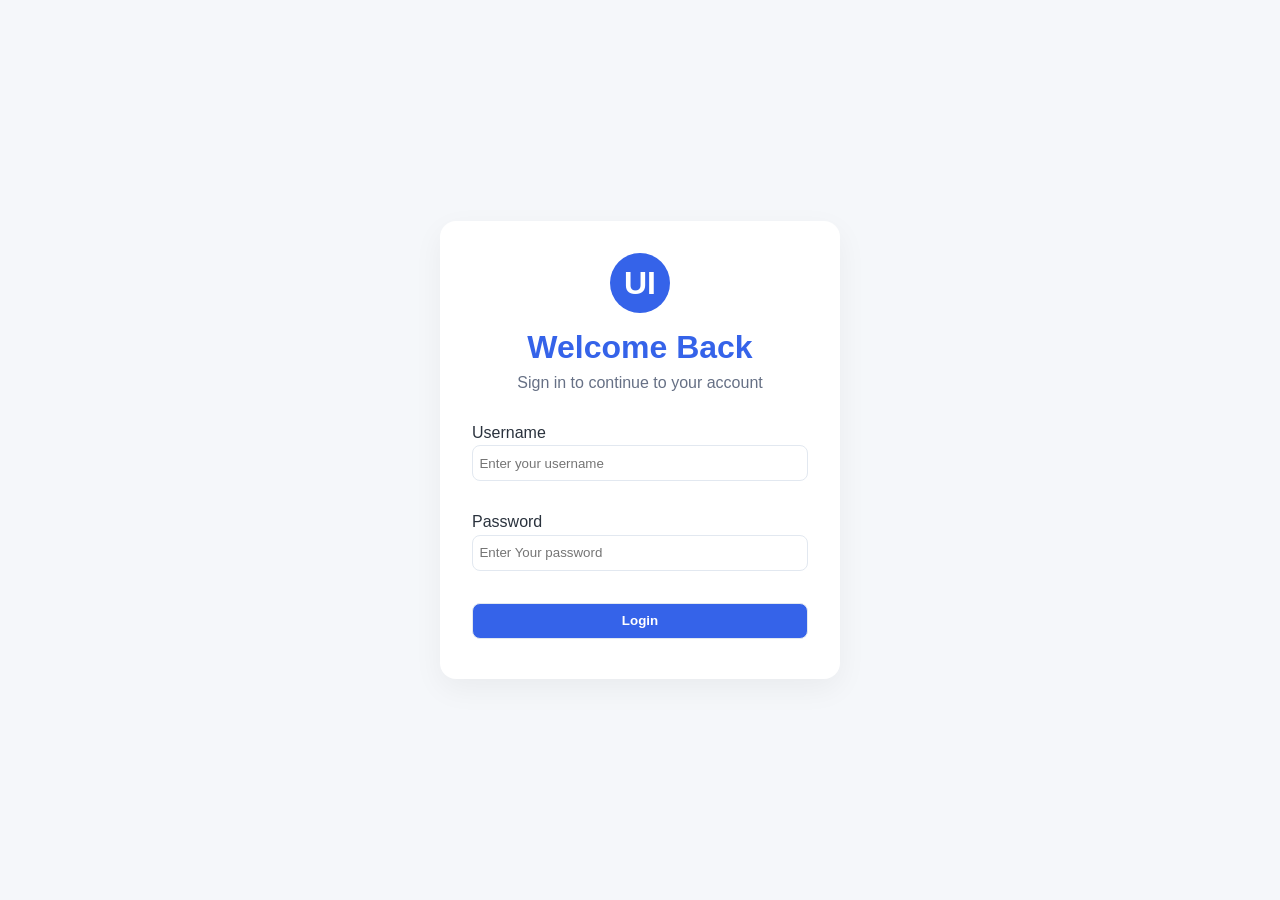
<file: index.html>
<!doctype html>
<html lang="en">
  <head>
    <meta charset="UTF-8" />
    <meta name="viewport" content="width=device-width, initial-scale=1.0" />
    <link rel="stylesheet" href="style.css" />
    <title>Document</title>


  </head>
  <body>
    <main>
      <div class="card">
        <h1 class="logo">UI</h1>
        <h1>Welcome Back</h1>
        <p>Sign in to continue to your account</p>

        <form action="#">
          <label for="username">Username</label>
          <input
            type="text"
            id="username"
            name="username"
            placeholder="Enter your username"
            autocomplete="username"
          />
          <p id="username-error"></p>

          <label for="password">Password</label>
          <input
            type="password"
            name="password"
            id="password"
            placeholder="Enter Your password"
            autocomplete="current-password"
          />
          <p id="password-error"></p>

          <button type="submit" id="login">Login</button>
        </form>
      </div>

      <div class="card hidden">
        <h1 class="logo">UI</h1>
        <h1>Welcome Back</h1>
        <p>Sign in to continue to your account</p>

        <h2>Welcome, <span id="username-name"></span>!</h2>
        <p>You have successfully logged in to your account</p>

        <button type="button" id="logout">Logout</button>
      </div>
    </main>
    <script src="./script.js"></script>
  </body>
</html>
</file>
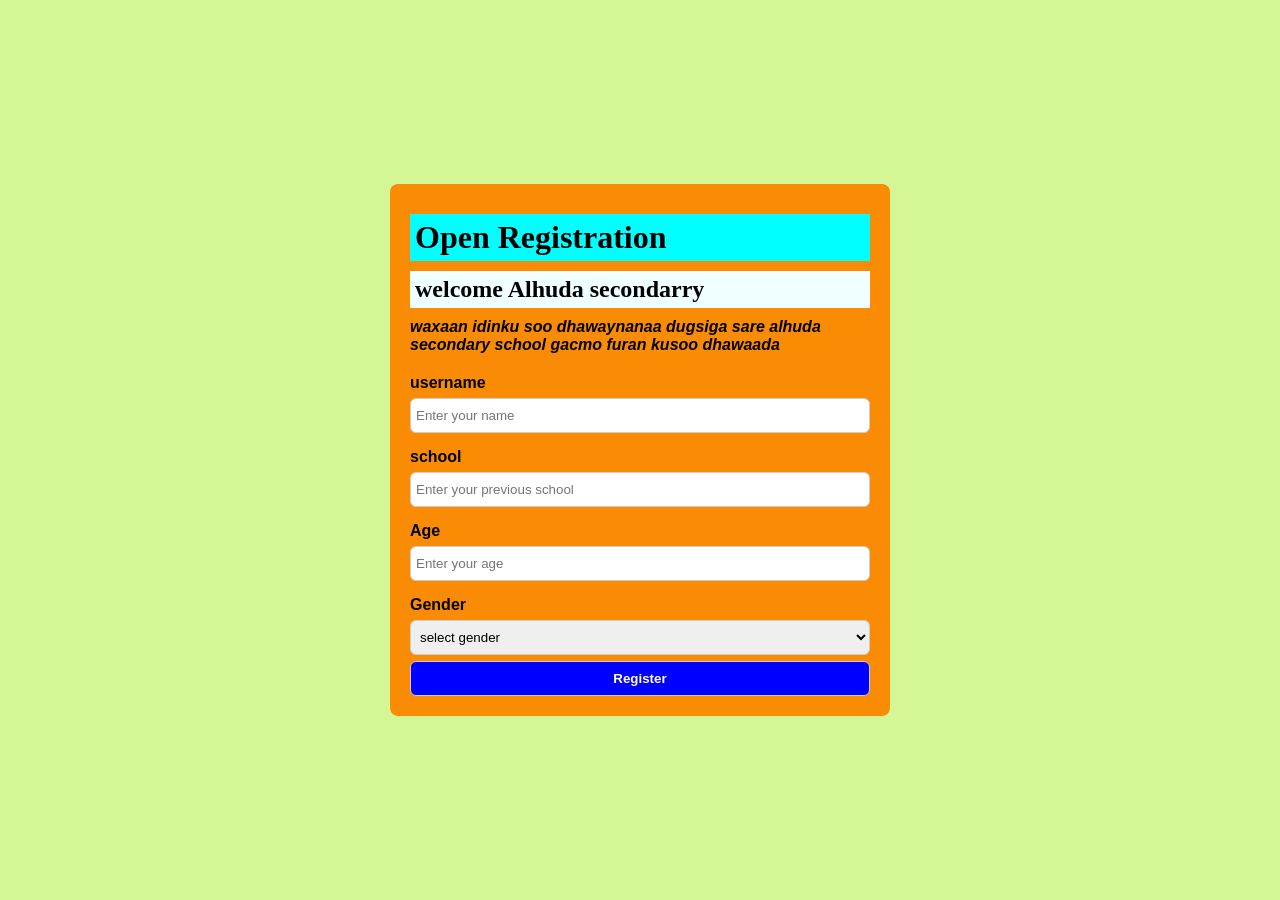
<file: ai.html>
<!DOCTYPE html>
<html lang="en">
<head>
    <meta charset="UTF-8">
    <meta name="viewport" content="width=device-width, initial-scale=1.0">
    <title>validation</title>
<style>
    *{
        box-sizing: border-box;
        margin: 0;
        padding: 0;
    }
    body{
        background-color: rgb(213, 246, 148);
        display: flex;
        justify-content: center;
        align-items: center;
        min-height: 100vh;
    }
    main{
        background-color: rgb(250, 139, 4);
        padding: 20px;
        width: 100%;
        max-width: 500px;
        border-radius: 8px;
    }
   h1,h2{
    background-color: aqua;
    box-sizing: border-box;
    margin-top: 10px;
    padding: 5px;
   }
   h2{
    background-color: azure;
   }
   main p{
    color: black;
    font-family: Arial, Helvetica, sans-serif;
    font-style: italic;
    margin-top: 10px;
    margin-bottom: 20px;
    font-weight: bold;
   }
    label{
        font-family: Arial, Helvetica, sans-serif;
        font-weight: bold;
        display: block;
        margin-top: 15px;
    }
    form{
        font-family: Arial, Helvetica, sans-serif;
    }
    form input,
    form button, .gender{
        display: block;
        border: 1px solid #ccc;
        border-radius: 6px;
        width: 100%;
        margin-top: 6px;
        height: 35px;
        padding: 5px;
    }
    .error{
        color: red;
        font-size: 14px;
        margin-top: 5px;
        margin-bottom: 5px;
        font-weight: bold;
    }
    button{
        background-color: blue;
        color: white;
        font-weight: bold;
        cursor: pointer;
        margin-top: 20px;
    }
</style>
</head>
<body>
    <main>
        <h1>Open Registration</h1>
        <h2>welcome Alhuda secondarry</h2>
        <p>waxaan idinku soo dhawaynanaa dugsiga sare alhuda secondary school gacmo furan kusoo dhawaada</p>
    
        <form id="registrationForm" action="validate">
            <label for="username">username</label>
            <input 
                type="text"
                name="username"
                id="username"
                placeholder="Enter your name"
                autocomplete="username">
            <p id="usernameError" class="error"></p>

            <label for="school">school</label>
            <input 
                type="text"
                name="school"
                id="school"
                placeholder="Enter your previous school">
            <p id="schoolError" class="error"></p>

            <label for="age">Age</label>
            <input
                 type="number"
                 name="age"
                 id="age"
                 placeholder="Enter your age"
                 autocomplete="age">
             <p id="ageError" class="error"></p>

             <label for="gender">Gender</label>
             <select class="gender" name="gender" id="gender">
                <option value="">select gender</option>
                <option value="male">male</option>
                <option value="female">Female</option>
             </select>
             <p id="genderError" class="error"></p>

             <button type="submit" id="bnt">Register</button>
        </form>
    </main>

    <script>
        const username = "ayto";
        const school = "Alhuda";
    
        const form = document.getElementById("registrationForm");
        const usernameInput = document.getElementById("username");
        const schoolInput = document.getElementById("school");
        const ageInput = document.getElementById("age");
        const gender = document.getElementById("gender");

        function validate(){
            let isValid = true;

            // Username
            if(usernameInput.value.trim() === ""){
                document.getElementById("usernameError").textContent = "enter your name";
                isValid = false;
            }
            else if(usernameInput.value.trim() !== username){
                document.getElementById("usernameError").textContent ="invalid username";
                isValid = false;
            }
            else{
                document.getElementById("usernameError").textContent = "";
            }

            // School
            if(schoolInput.value.trim() === ""){
                document.getElementById("schoolError").textContent = "enter your school";
                isValid = false;
            }else if(schoolInput.value.trim() !== school){
                document.getElementById("schoolError").textContent = "invalid school";
                isValid = false;
            }else{
                document.getElementById("schoolError").textContent = "";
            }

            // Age
            if(ageInput.value.trim() === ""){
                document.getElementById("ageError").textContent = "enter your age";
                isValid = false;
            }else{
                document.getElementById("ageError").textContent = "";
            }

            // Gender
            if(gender.value === ""){
                document.getElementById("genderError").textContent = "select gender";
                isValid = false;
            }else{
                document.getElementById("genderError").textContent = "";
            }

            return isValid;
        }

        // QAYBTA CILADDA KAA SAARTAY:
        form.addEventListener("submit", (e) => {
            // Haddii foomku khaldan yahay, stop garee page refresh-ka
            if (!validate()) {
                e.preventDefault(); 
            } else {
                e.preventDefault(); // Sababtoo ah ma hayno server run ah hadda
                alert("Diiwaangelintu waa guul! Macluumaadku waa sax.");
            }
        });

        // Saacadaba ciladda u baabi'i marka uu qofku wax saxayo
        usernameInput.addEventListener("input", () => {
          document.getElementById("usernameError").textContent = "";
        });
        schoolInput.addEventListener("input", () => {
          document.getElementById("schoolError").textContent = "";
        });
        ageInput.addEventListener("input", () => {
          document.getElementById("ageError").textContent = "";
        });
        gender.addEventListener("change", () => {
          document.getElementById("genderError").textContent = "";
        });
    </script>
</body>
</html>
</file>
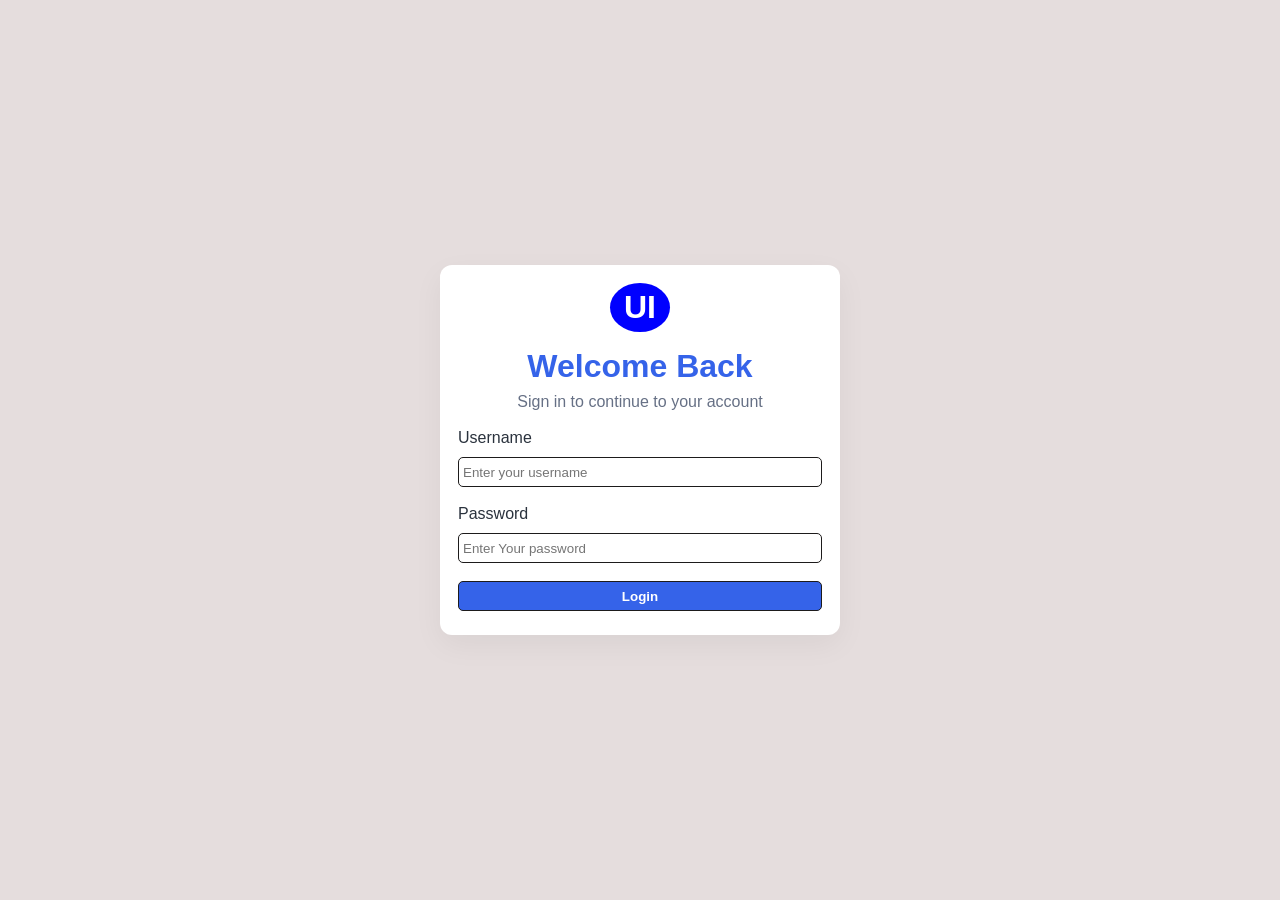
<file: exercise.html>
<!DOCTYPE html>
<html lang="en">
<head>
    <meta charset="UTF-8">
    <meta name="viewport" content="width=device-width, initial-scale=1.0">
    <title>Document</title>
<style>
* {
  box-sizing: border-box;
  margin: 0;
  padding: 0;
}

:root {
  /* Font Family */
  --font-family: "Inter", sans-serif;

  /* Colors */
  --color-primary: #3563e9;
  --color-primary-hover: #2552d4;
  --color-heading-blue: #2b5bd7;
  --color-text-dark: #2a323d;
  --color-text-muted: #667085;
  --color-bg-page: #f5f7fa;
  --color-bg-card: #ffffff;
  --color-border: #e2e8f0;

  /* Layout & Shadows */
  --radius-card: 16px;
  --radius-input: 8px;
  --radius-button: 8px;
  --shadow-card: 0 10px 30px rgba(0, 0, 0, 0.05);
}

body {
  font-family: var(--font-family);
}

main {
  min-height: 100vh;
  display: flex;
  align-items: center;
  justify-content: center;

  background-color: var(--color-bg-page);
}

.card {
  background-color: var(--color-bg-card);
  box-shadow: var(--shadow-card);
  border-radius: var(--radius-card);

  min-width: 400px;

  display: flex;
  flex-direction: column;
  align-items: center;

  padding: 2rem;
}

.logo {
  background-color: var(--color-primary);
  color: var(--color-bg-card);
  width: 60px;
  height: 60px;

  display: flex;
  align-items: center;
  justify-content: center;

  border-radius: 50%;

  margin-bottom: 1rem;
}

.card h1:nth-child(2) {
  color: var(--color-primary);
  margin-bottom: 0.5rem;
}
.card:nth-child(2),
h2 {
  color: var(--color-primary);
}
.card:nth-child(2) h2 {
  margin-bottom: 1rem;
}
p {
  margin-bottom: 2rem;
  color: var(--color-text-muted);
}
form {
  width: 100%;
}
form label {
  color: var(--color-text-dark);
}
form p {
  color: red;
}
form input,
form button {
  display: block;
  margin-bottom: 0.5rem;
  margin-top: 0.2rem;
  width: 100%;
  padding: 0.6rem 0.4rem;
  border-radius: var(--radius-button);
  border: 1px solid var(--color-border);
}
form button {
  background-color: var(--color-primary);
  color: var(--color-bg-card);
  font-weight: bold;
}
button {
  cursor: pointer;
  transition: 0.3s ease;
}

.card:nth-child(2) button {
  display: block;
  margin-bottom: 0.5rem;
  margin-top: 0.2rem;
  width: 100%;
  padding: 0.6rem 0.4rem;
  border-radius: var(--radius-button);
  border: 1px solid var(--color-border);
  background-color: var(--color-primary);
  color: var(--color-bg-card);
  font-weight: bold;
  transition: 0.3s ease;
}
button:hover {
  background-color: var(--color-primary-hover);
}
.card:nth-child(2) button:hover {
  background-color: var(--color-primary-hover);
}
#username-name {
  color: var(--color-text-muted);
}
.hidden {
  display: none;
}
    <!-- <style>
        *{
            box-sizing: border-box;
            margin: 0;
            padding: 0;

        }
        body{
            font-family: Arial, Helvetica, sans-serif;
        }
        main{
            min-height: 100vh;
            display: flex;
            justify-content: center;
            align-items: center;
            background-color: rgb(229, 221, 221);
        }
        .card{
            background-color: white;
            box-shadow: 12px;
            border-radius: 12px;
            padding: 18px;
            display: flex;
            flex-direction: column;
            align-items: center;
            width: 400px;
            height: 370px;
            

        }
        .logo{
            width: 60px;
            height: 60px;
            background-color: blue;
            color: white;
            margin-bottom: 1rem;
            display: flex;
            align-items: center;
            justify-content: center;
            border-radius: 50%;
        }
        .card h2{
            color: blue;
            margin-bottom: 8px;
        }

        .hidden{
            display: none;
        }
        form{
            width: 100%;
        }
         p{
            margin-bottom: 18px;
    
        }
         #password-error{
            color: red;
         }
        form input,
        form button,button{
            display: block;
            min-width: 100%;
            padding: 4px 4px;
            margin-top: 10px;
            margin-bottom: 6px;
            border: 1px solid rgb(29, 27, 27);
            border-radius: 5px;
            height: 30px;

        }
        button{
            background-color: blue;
            color: white;
        }
        .hidden{
            display: none;
            min-width: 100%;
            padding: 4px 4px;
            margin-top: 10px;
            margin-bottom: 6px;
            border: 1px solid rgb(29, 27, 27);
            border-radius: 5px;
            height: 30px;
        } -->
    </style>
</head>

<body>

     <main>
      <div class="card">
        <h1 class="logo">UI</h1>
        <h1>Welcome Back</h1>
        <p>Sign in to continue to your account</p>

        <form action="#">
          <label for="username">Username</label>
          <input
            type="text"
            id="username"
            name="username"
            placeholder="Enter your username"
            autocomplete="username"
          />
          <p id="username-error"></p>

          <label for="password">Password</label>
          <input
            type="password"
            name="password"
            id="password"
            placeholder="Enter Your password"
            autocomplete="current-password"
          />
          <p id="password-error"></p>

          <button type="submit" id="login">Login</button>
        </form>
      </div>

      <div class="card hidden">
        <h1 class="logo">UI</h1>
        <h1>Welcome Back</h1>
        <p>Sign in to continue to your account</p>

        <h2>Welcome, <span id="username-name"></span>!</h2>
        <p>You have successfully logged in to your account</p>

        <button type="button" id="logout">Logout</button>
      </div>
    </main>
<!-- <body>
    <main>
     <div class="card">   
        <h1 class="logo">UI</h1>
        <h2>welcome Back</h2>
        <p>sing in to continue tob your account</p>


        <form action="">
            <label for="username">Username</label>
            <input id="username" type="text" name="username" placeholder="Enter your username">
            <p id="username-error"></p>

            <label for="password">Password</label>
            <input id="password" type="password" name="password" placeholder="Enter your password">
            <p id="password-error"></p>
            
            <button type="submit" id="login">Login</button>


        </form> 
        
        </div>
        <div class="card hidden ">
        <h1 class="logo">UI</h1>
        <h2>welcome Back</h2>
        <p>sing in to continue tob your account</p>

         <h2>Welcome, <span id="username-name"></span>!</h2>
        <p>You have successfully logged in to your account</p>
        


        <button id="Logout" type="submit"> logout</button>

        </div>

     
    </main> -->
    
<script>
    const username = "student";
const password = 12345;

const usernameInput = document.getElementById("username");
const passwordInput = document.getElementById("password");

function validateForm() {
  let isValid = true;

  if (usernameInput.value === "") {
    document.getElementById("username-error").textContent =
      "Enter your username";
    isValid = false;

  } else if (usernameInput.value !== username) {
    document.getElementById("username-error").textContent = "Invalid username";
    isValid = false;
    
  } else {
    document.getElementById("username-error").textContent = "";
  }

  if (Number(passwordInput.value) === "") {
    document.getElementById("password-error").textContent =
      "Enter your password";
    isValid = false;
  } else if (Number(passwordInput.value) !== password) {
    document.getElementById("password-error").textContent = "Invalid password";
    isValid = false;
  } else {
    document.getElementById("password-error").textContent = "";
  }

  document.getElementById("username-name").textContent = usernameInput.value;

  /* 
    // labadan wan u comment gareeyey sababtoo ah hadaan tusale ahan username ka aan saxo oon qaldo password ka username ka wuu baabiinayaa,
    // password kana sidoo kale.
    // lakin waa la xalin karaa, so try it.

    usernameInput.value = "";
    passwordInput.value = "";
  */

  return isValid;
}

const logInBtn = document.getElementById("login");

usernameInput.addEventListener("input", () => {
  document.getElementById("username-error").textContent = "";
});
passwordInput.addEventListener("input", () => {
  document.getElementById("password-error").textContent = "";
});
logInBtn.addEventListener("click", (e) => {
  e.preventDefault();

  if (validateForm() === true) {
    document.querySelector(".card:first-of-type").classList.add("hidden");
    document.querySelector(".card:last-of-type").classList.remove("hidden");
  }
});

const logoutBtn = document.getElementById("logout");

logoutBtn.addEventListener("click", () => {
  usernameInput.value = "";
  passwordInput.value = "";
  document.querySelector(".card:first-of-type").classList.remove("hidden");
  document.querySelector(".card:last-of-type").classList.add("hidden");
});
</script>

<!-- <script>
    
    const username = "student";
    const password = 12345;

    const usernameInput = document.getElementById("username")
    const passwordInput = document.getElementById("password")
    const usernameerror = document.getElementById("username-error")
    const passworderror = document.getAnimations("password-error")

    
    
    function validateform(){
        let isValid = true;

        if(usernameInput.value ===""){
        usernameerror.textContent = "Enter your username";
        isValid = false;

        }
        else if(usernameInput.value !== username){
            usernameerror.textContent = "invalid username";
            isValid = false;
        }
        else{
            usernameerror.textContent = "";
        }

        if(Number(passwordInput.value) ===""){
            passworderror.textContent ="Enter your password";
            isValid = false;
        }
        else if(Number(passwordInput.value) !== password){
            passworderror.textContent ="invalid password";
            isValid = false;
        }
        else{
            passworderror.textContent = "";
        }
        document.getElementById("username-name").textContent = usernameInput.value;




            return isValid;
    }

    const loginbtn = document.getElementById("login");

    usernameInput.addEventListener("input", () =>{
        usernameerror.textContent = "";
    } );
    passwordInput.addEventListener("input", () =>{
        passworderror.textContent = "";

    });
    loginbtn.addEventListener("click", (e) =>{
      e.preventDefault();

      if(validateform()===true){
        document.querySelector(".card:first-of-type").classList.add("hidden");
        document.querySelector(".card:last-of-type").classList.remove("hidden");
      }
    }); -->


</script>
</body>
</html>
</file>
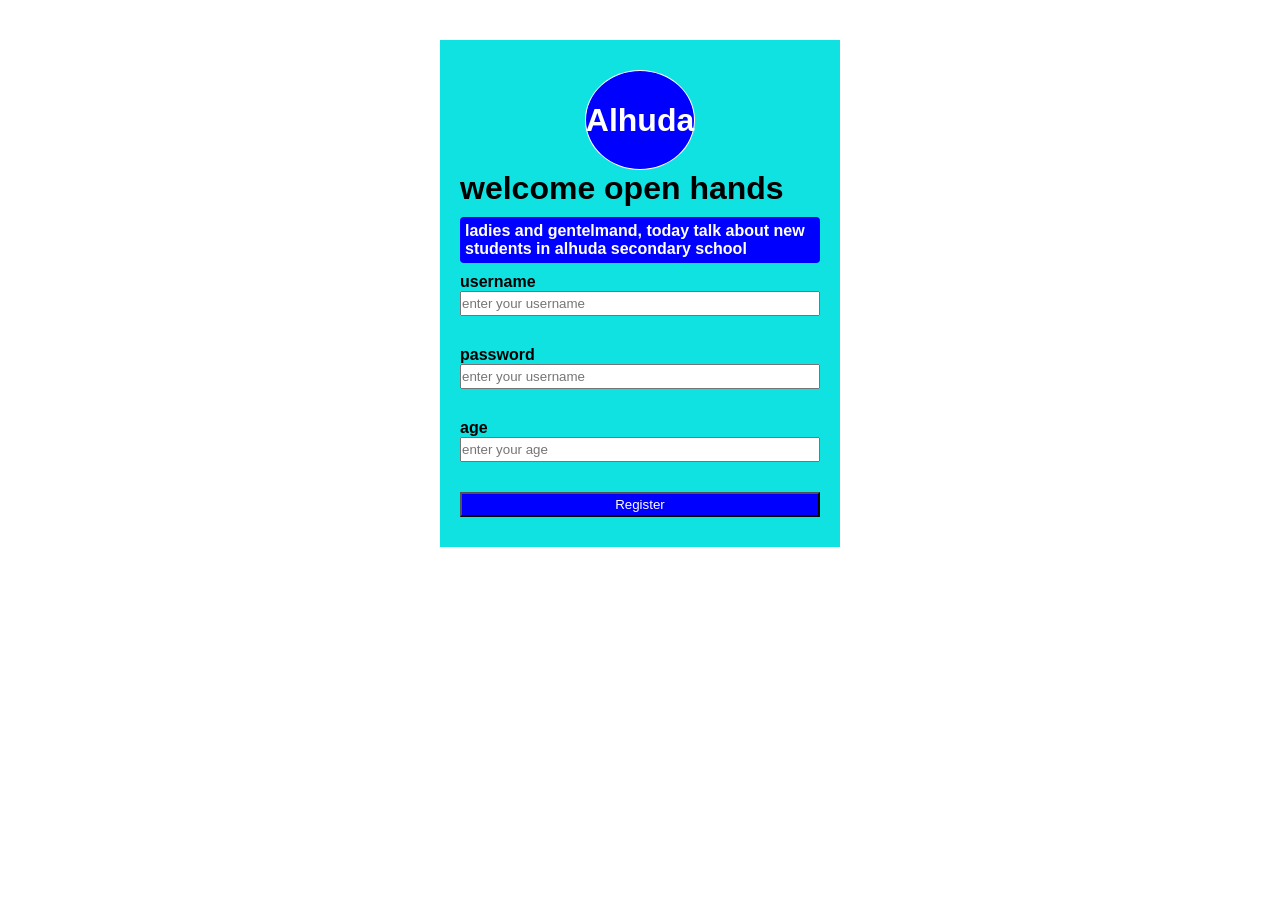
<file: last.html>
<!DOCTYPE html>
<html lang="en">
<head>
    <meta charset="UTF-8">
    <meta name="viewport" content="width=device-width, initial-scale=1.0">
    <title>last thinking</title>
    <style>
        *{
            box-sizing: border-box;
            margin: 0;
            padding: 0;
        }
        main{
            margin: auto;
            width: 400px;
            min-height: 100%;
            background-color: rgb(16, 226, 226);
            padding: 20px 20px;
            margin-top: 40px;
        }
        .logo{
            width: 110px;
            height: 100px;
            border: 1px solid white;
            border-radius: 50%;
            display: flex;
            align-items: center;
            justify-content: center;
            background-color: blue;
            color: white;
            margin: auto;

        }
        .card,p{
            
            margin-top: 10px;
            margin-bottom: 10px;
            font-family: Arial, Helvetica, sans-serif;
            font-weight: bold;
            
        }
        p{
            background-color: blue;
            color: white;
            border-radius: 4px;
            padding: 5px 5px;
            border: 1px;
        }
        form p{
            background-color: rgb(16, 226, 226);
        }
        form{
            font-family: Arial, Helvetica, sans-serif;
        }
        label{
            font-weight: bold;
            margin-top: 20px;
        }
        form input,
        form button{
            display: block;
            width: 100%;
            height: 25px;
            
        }
        button{
            background-color: blue;
            color: white;
        }
        .hidden{
            display: none;
        }
        .skip{
            
            display: block;
            width: 100%;
            height: 25px;
            background-color: blue;
            color: white;

        }
        .error{
            color: red;
        }
    </style>
</head>
<body>
    <main>
        <div class="card">
            <h1 class="logo">Alhuda</h1>
            <h1>welcome open hands </h1>
            <p>ladies and gentelmand, today talk about new students in alhuda secondary school</p>

            <form id="frm">
                <label for="username">username</label>
                <input id="username" type="text" name="username" placeholder="enter your username">
                <p id="usernameError" class="error"></p>

                <label for="password">password</label>
                <input id="password" type="password" name="password" placeholder="enter your username">
                <p id="passwordError" class="error"></p>

                <label for="age">age</label>
                <input id="age" type="number" name="age" placeholder="enter your age">
                <p id="ageError" class="errro"></p>

                <button type="submit" id="register">Register</button>
            </form>
        </div>

        <div class="card hidden">
            <h1 class="logo">alhuda</h1>
            <h1>welcome Back</h1>
            <p>you successfull to register Alhuda secondary school</p>

            <button type="submit" id="skip" class="skip" >skip</button>

        </div>
    </main>

    <script>

        const username = "caydaruus";
        const password = 12345;



const frm = document.getElementById("frm");
const usernameInput = document.getElementById("username");
const passwordInput = document.getElementById("password");
const ageInput = document.getElementById("age");

const usernameError = document.getElementById("usernameError");
const passwordError = document.getElementById("passwordError");
const ageError = document.getElementById("ageError");

frm.addEventListener("submit", function(event){
    event.preventDefault();

    let isValid = true;

    if (usernameInput.value.trim()===""){
        usernameError.textContent = "fadlan waxaad gelisaa magac";
        isValid = false;
    }
    else if(usernameInput.value!== username){
        usernameError.textContent = "username invalid";
        isValid = false;
    }
    else{
        usernameError.textContent = ""
    }
    if(Number(passwordInput.value.trim())===""){
        passwordError.textContent ="fadlan waxaa galisaa password";
        isValid = false;
    
    }else if(Number(passwordInput.value.trim())!== password){
        passwordError.textContent = "password invalid"
        isValid = false;

    }
    else{
        passwordError.textContent ="";
    }
    if(ageInput.value===""){
        ageError.textContent = "waxaad gelisaa age kaaga";
        ageError.style.color = "red";
        isValid = false;
    }
    else if(ageInput.value >=25){
        ageError.textContent ="madhigan kartid";
        ageError.style.color = "red";
        isValid = false;
    }
    else{
        ageError.textContent ="";
    }
    if (isValid === true) {
                document.querySelector(".card:first-of-type").classList.add("hidden");
                document.querySelector(".card:last-of-type").classList.remove("hidden");
            }
            const skip = document.getElementById("skip")
            skip.addEventListener("click",()=>{
                document.querySelector(".card:first-of-type").classList.remove("hidden");
                document.querySelector(".card:last-of-type").classList.add("hidden");

            })

//     const register = document.getElementById("register");
//     register.addEventListener("input",()=>{

        
//   if (frm() === true) {
//     document.querySelector(".card:first-of-type").classList.add("hidden");
//     document.querySelector(".card:last-of-type").classList.remove("hidden");
//   }
        
    })
    




        
    
    </script>
</body>
</html>
</file>
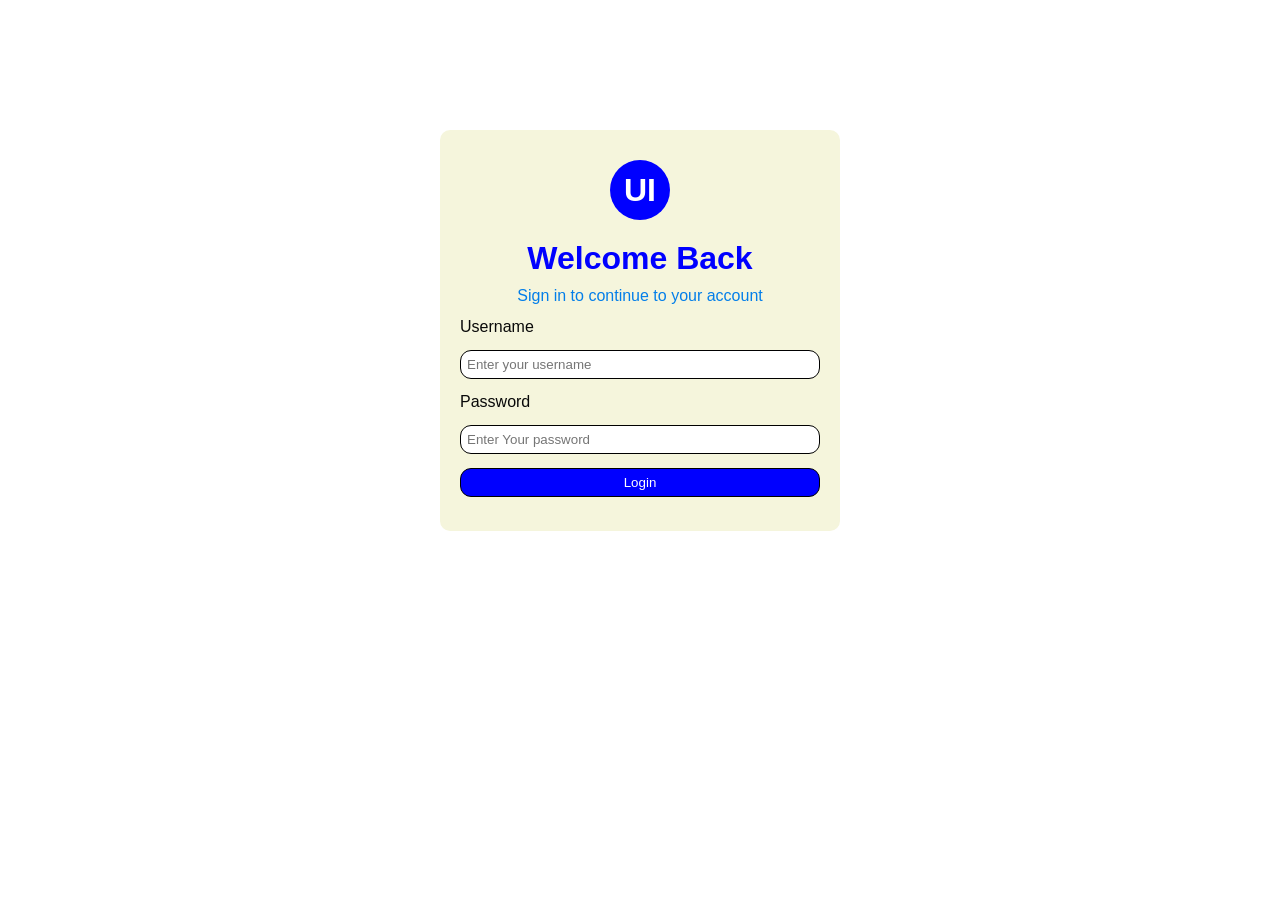
<file: pen.html>
<!DOCTYPE html>
<html lang="en">
<head>
    <meta charset="UTF-8">
    <meta name="viewport" content="width=device-width, initial-scale=1.0">
    <title>pen and pepar</title>

    <style>
        *{
            box-sizing: border-box;
            margin: 0;
            padding: 0;
        }
        body{
            font-family: Arial, Helvetica, sans-serif;
           
        }
        main{
            margin-top: 130px;
            min-height: 100%;
            display: flex;
            align-items: center;
            justify-content: center;
            background-color: white;
        }
        .card{
            background-color: beige;
            box-shadow: 10px;
            border-radius: 10px;
            min-width: 400px;
            display: flex;
            flex-direction: column;
            align-items: center;
            padding:20px;
        }
        .logo{
            background-color: blue;
            width: 60px;
            height: 60px;
            border-radius: 50%;
            color: white;
            display: flex;
            align-items: center;
            justify-content: center;
            margin-bottom: 16px;
            margin: 10px 10px;
        }
        .card h1:nth-child(2){
            color: blue;
            margin: 10px 10px;
        }
        .card :nth-child(2),h2{
            color: blue;

        }
        .card:nth-child(2),h2{
            margin-bottom: 12px;
        }
        p{
            margin-bottom: 13px;
            color: rgb(3, 126, 233);
        }
        form{
            width: 100%;

        }
        form label{
            color: rgb(9, 9, 9);
        }
        form input,
        form button{
            display: block;
            margin-top: 14px;
            margin-bottom: 14px;
            width: 100%;
            padding: 6px;
            border: 1px solid black;
            border-radius: 11px;
        }
        button{
            background-color: blue;
            color: white;
        }
        button:hover{
            background-color: blueviolet;

        }
        .card :nth-child(2) button:hover{
            background-color: blueviolet;
        }
        #logout{
               display: block;
            margin-top: 14px;
            margin-bottom: 14px;
            width: 100%;
            padding: 6px;
            border: 1px solid black;
            border-radius: 11px;

        }
      #username-name{
        color: blue;

        }
        .hidden{
            display: none;
        }

    </style>
</head>
<body>
      <main>
      <div class="card">
        <h1 class="logo">UI</h1>
        <h1>Welcome Back</h1>
        <p>Sign in to continue to your account</p>

        <form action="#">
          <label for="username">Username</label>
          <input
            type="text"
            id="username"
            name="username"
            placeholder="Enter your username"
            autocomplete="username"
          />
          <p id="username-error"></p>

          <label for="password">Password</label>
          <input
            type="password"
            name="password"
            id="password"
            placeholder="Enter Your password"
            autocomplete="current-password"
          />
          <p id="password-error"></p>

          <button type="submit" id="login">Login</button>
        </form>
      </div>

      <div class="card hidden">
        <h1 class="logo">UI</h1>
        <h1>Welcome Back</h1>
        <p>Sign in to continue to your account</p>

        <h2>Welcome, <span id="username-name"></span>!</h2>
        <p>You have successfully logged in to your account</p>

        <button type="button" id="logout">Logout</button>
      </div>
    </main>

<script>
    const username = "student";
const password = 12345;

const usernameInput = document.getElementById("username");
const passwordInput = document.getElementById("password");

function validateForm() {
  let isValid = true;

  if (usernameInput.value === "") {
    document.getElementById("username-error").textContent =
      "Enter your username";
    isValid = false;

  } else if (usernameInput.value !== username) {
    document.getElementById("username-error").textContent = "Invalid username";
    isValid = false;
    
  } else {
    document.getElementById("username-error").textContent = "";
  }

  if (Number(passwordInput.value) === "") {
    document.getElementById("password-error").textContent =
      "Enter your password";
    isValid = false;
  } else if (Number(passwordInput.value) !== password) {
    document.getElementById("password-error").textContent = "Invalid password";
    isValid = false;
  } else {
    document.getElementById("password-error").textContent = "";
  }

//   document.getElementById("username-name").textContent = usernameInput.value; 

  /* 
    // labadan wan u comment gareeyey sababtoo ah hadaan tusale ahan username ka aan saxo oon qaldo password ka username ka wuu baabiinayaa,
    // password kana sidoo kale.
    // lakin waa la xalin karaa, so try it.

    usernameInput.value = "";
    passwordInput.value = "";
  */

  return isValid;
}

const logInBtn = document.getElementById("login");

usernameInput.addEventListener("input", () => {
  document.getElementById("username-error").textContent = "";
});
passwordInput.addEventListener("input", () => {
  document.getElementById("password-error").textContent = "";
});
logInBtn.addEventListener("click", (e) => {
  e.preventDefault();

  if (validateForm() === true) {
    document.querySelector(".card:first-of-type").classList.add("hidden");
    document.querySelector(".card:last-of-type").classList.remove("hidden");
  }
});

const logoutBtn = document.getElementById("logout");

logoutBtn.addEventListener("click", () => {
  usernameInput.value = "";
  passwordInput.value = "";
  document.querySelector(".card:first-of-type").classList.remove("hidden");
  document.querySelector(".card:last-of-type").classList.add("hidden");
});
</script>
    
</body>
</html>
</file>
<file: style.css>
* {
  box-sizing: border-box;
  margin: 0;
  padding: 0;
}

:root {
  /* Font Family */
  --font-family: "Inter", sans-serif;

  /* Colors */
  --color-primary: #3563e9;
  --color-primary-hover: #2552d4;
  --color-heading-blue: #2b5bd7;
  --color-text-dark: #2a323d;
  --color-text-muted: #667085;
  --color-bg-page: #f5f7fa;
  --color-bg-card: #ffffff;
  --color-border: #e2e8f0;

  /* Layout & Shadows */
  --radius-card: 16px;
  --radius-input: 8px;
  --radius-button: 8px;
  --shadow-card: 0 10px 30px rgba(0, 0, 0, 0.05);
} 
body {
  font-family: var(--font-family);
}

main {
  min-height: 100vh;
  display: flex;
  align-items: center;
  justify-content: center;

  background-color: var(--color-bg-page);
}

.card {
  background-color: var(--color-bg-card);
  box-shadow: var(--shadow-card);
  border-radius: var(--radius-card);

  min-width: 400px;

  display: flex;
  flex-direction: column;
  align-items: center;

  padding: 2rem;
}

.logo {
  background-color: var(--color-primary);
  color: var(--color-bg-card);
  width: 60px;
  height: 60px;

  display: flex;
  align-items: center;
  justify-content: center;

  border-radius: 50%;

  margin-bottom: 1rem;
}

.card h1:nth-child(2) {
  color: var(--color-primary);
  margin-bottom: 0.5rem;
}
.card:nth-child(2),
h2 {
  color: var(--color-primary);
}
.card:nth-child(2) h2 {
  margin-bottom: 1rem;
}
p {
  margin-bottom: 2rem;
  color: var(--color-text-muted);
}
form {
  width: 100%;
}
form label {
  color: var(--color-text-dark);
}
form p {
  color: red;
}
form input,
form button {
  display: block;
  margin-bottom: 0.5rem;
  margin-top: 0.2rem;
  width: 100%;
  padding: 0.6rem 0.4rem;
  border-radius: var(--radius-button);
  border: 1px solid var(--color-border);
}
form button {
  background-color: var(--color-primary);
  color: var(--color-bg-card);
  font-weight: bold;
}
button {
  cursor: pointer;
  transition: 0.3s ease;
}

.card:nth-child(2) button {
  display: block;
  margin-bottom: 0.5rem;
  margin-top: 0.2rem;
  width: 100%;
  padding: 0.6rem 0.4rem;
  border-radius: var(--radius-button);
  border: 1px solid var(--color-border);
  background-color: var(--color-primary);
  color: var(--color-bg-card);
  font-weight: bold;
  transition: 0.3s ease;
}
button:hover {
  background-color: var(--color-primary-hover);
}
.card:nth-child(2) button:hover {
  background-color: var(--color-primary-hover);
}
#username-name {
  color: var(--color-text-muted);
}
.hidden {
  display: none;
}
</file>
